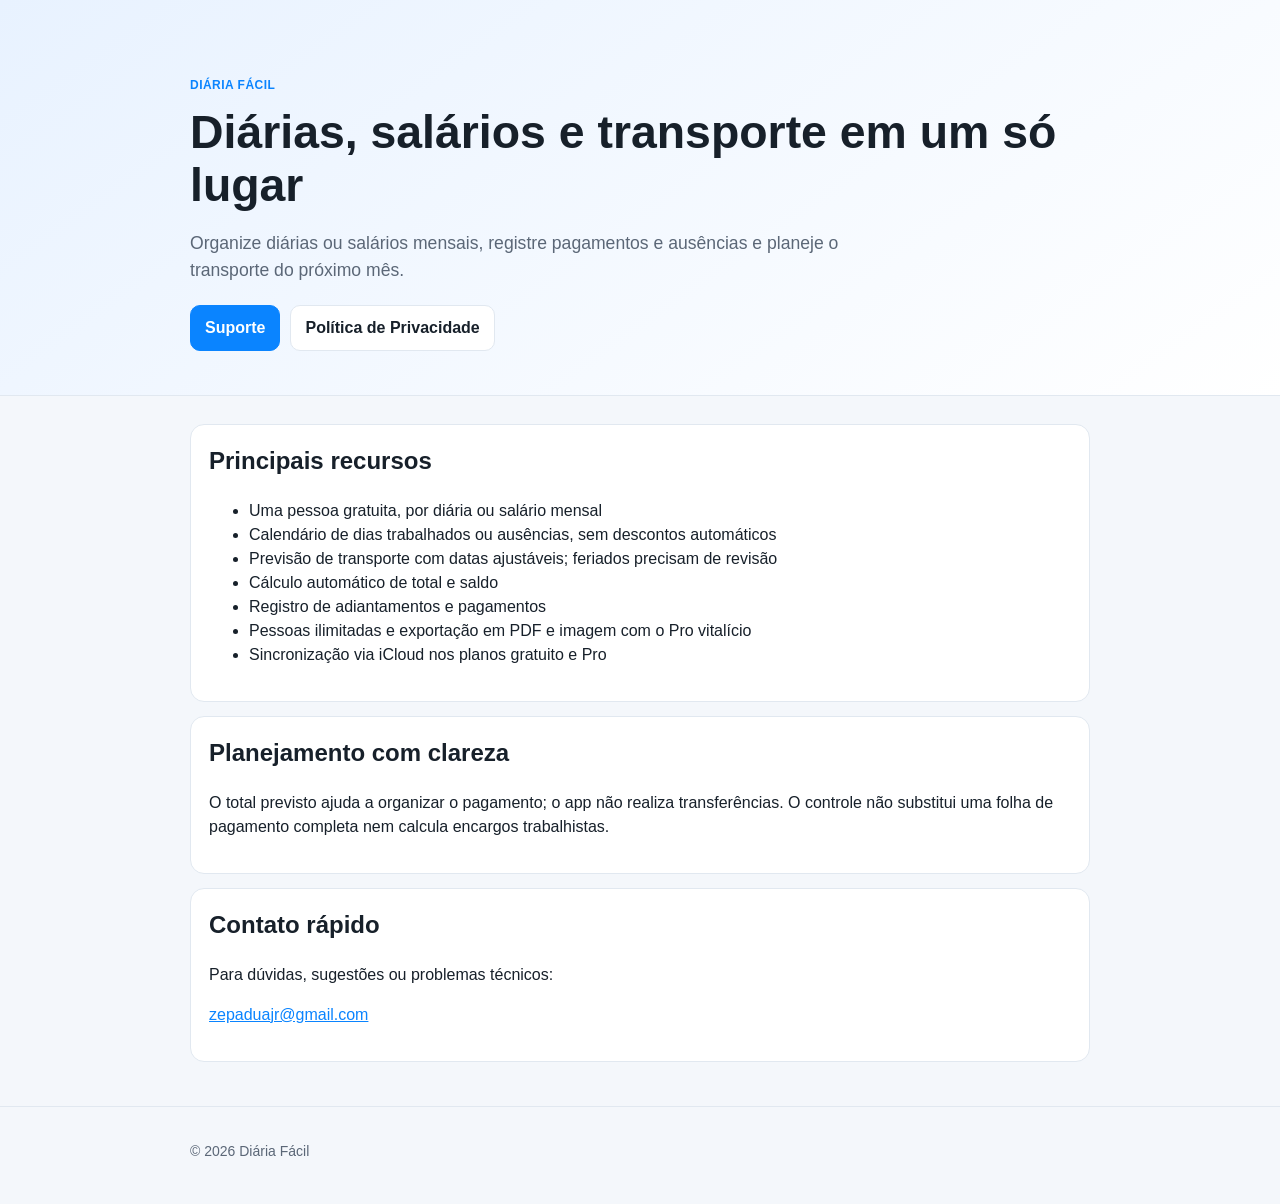
<file: docs/index.html>
<!doctype html>
<html lang="pt-BR">
<head>
  <meta charset="utf-8">
  <meta name="viewport" content="width=device-width, initial-scale=1">
  <title>Diária Fácil</title>
  <meta name="description" content="Organize diárias ou salários mensais, pagamentos, ausências e a previsão de transporte.">
  <link rel="stylesheet" href="./styles.css">
</head>
<body>
  <header class="hero">
    <div class="container">
      <p class="eyebrow">Diária Fácil</p>
      <h1>Diárias, salários e transporte em um só lugar</h1>
      <p class="lead">
        Organize diárias ou salários mensais, registre pagamentos e ausências e planeje o transporte do próximo mês.
      </p>
      <div class="hero-actions">
        <a class="button primary" href="./support.html">Suporte</a>
        <a class="button" href="./privacy.html">Política de Privacidade</a>
      </div>
    </div>
  </header>

  <main class="container main-content">
    <section class="card">
      <h2>Principais recursos</h2>
      <ul>
        <li>Uma pessoa gratuita, por diária ou salário mensal</li>
        <li>Calendário de dias trabalhados ou ausências, sem descontos automáticos</li>
        <li>Previsão de transporte com datas ajustáveis; feriados precisam de revisão</li>
        <li>Cálculo automático de total e saldo</li>
        <li>Registro de adiantamentos e pagamentos</li>
        <li>Pessoas ilimitadas e exportação em PDF e imagem com o Pro vitalício</li>
        <li>Sincronização via iCloud nos planos gratuito e Pro</li>
      </ul>
    </section>

    <section class="card">
      <h2>Planejamento com clareza</h2>
      <p>O total previsto ajuda a organizar o pagamento; o app não realiza transferências.
      O controle não substitui uma folha de pagamento completa nem calcula encargos trabalhistas.</p>
    </section>
    <section class="card">
      <h2>Contato rápido</h2>
      <p>Para dúvidas, sugestões ou problemas técnicos:</p>
      <p><a href="mailto:zepaduajr@gmail.com">zepaduajr@gmail.com</a></p>
    </section>
  </main>

  <footer class="footer">
    <div class="container">
      <p>© 2026 Diária Fácil</p>
    </div>
  </footer>
</body>
</html>
</file>
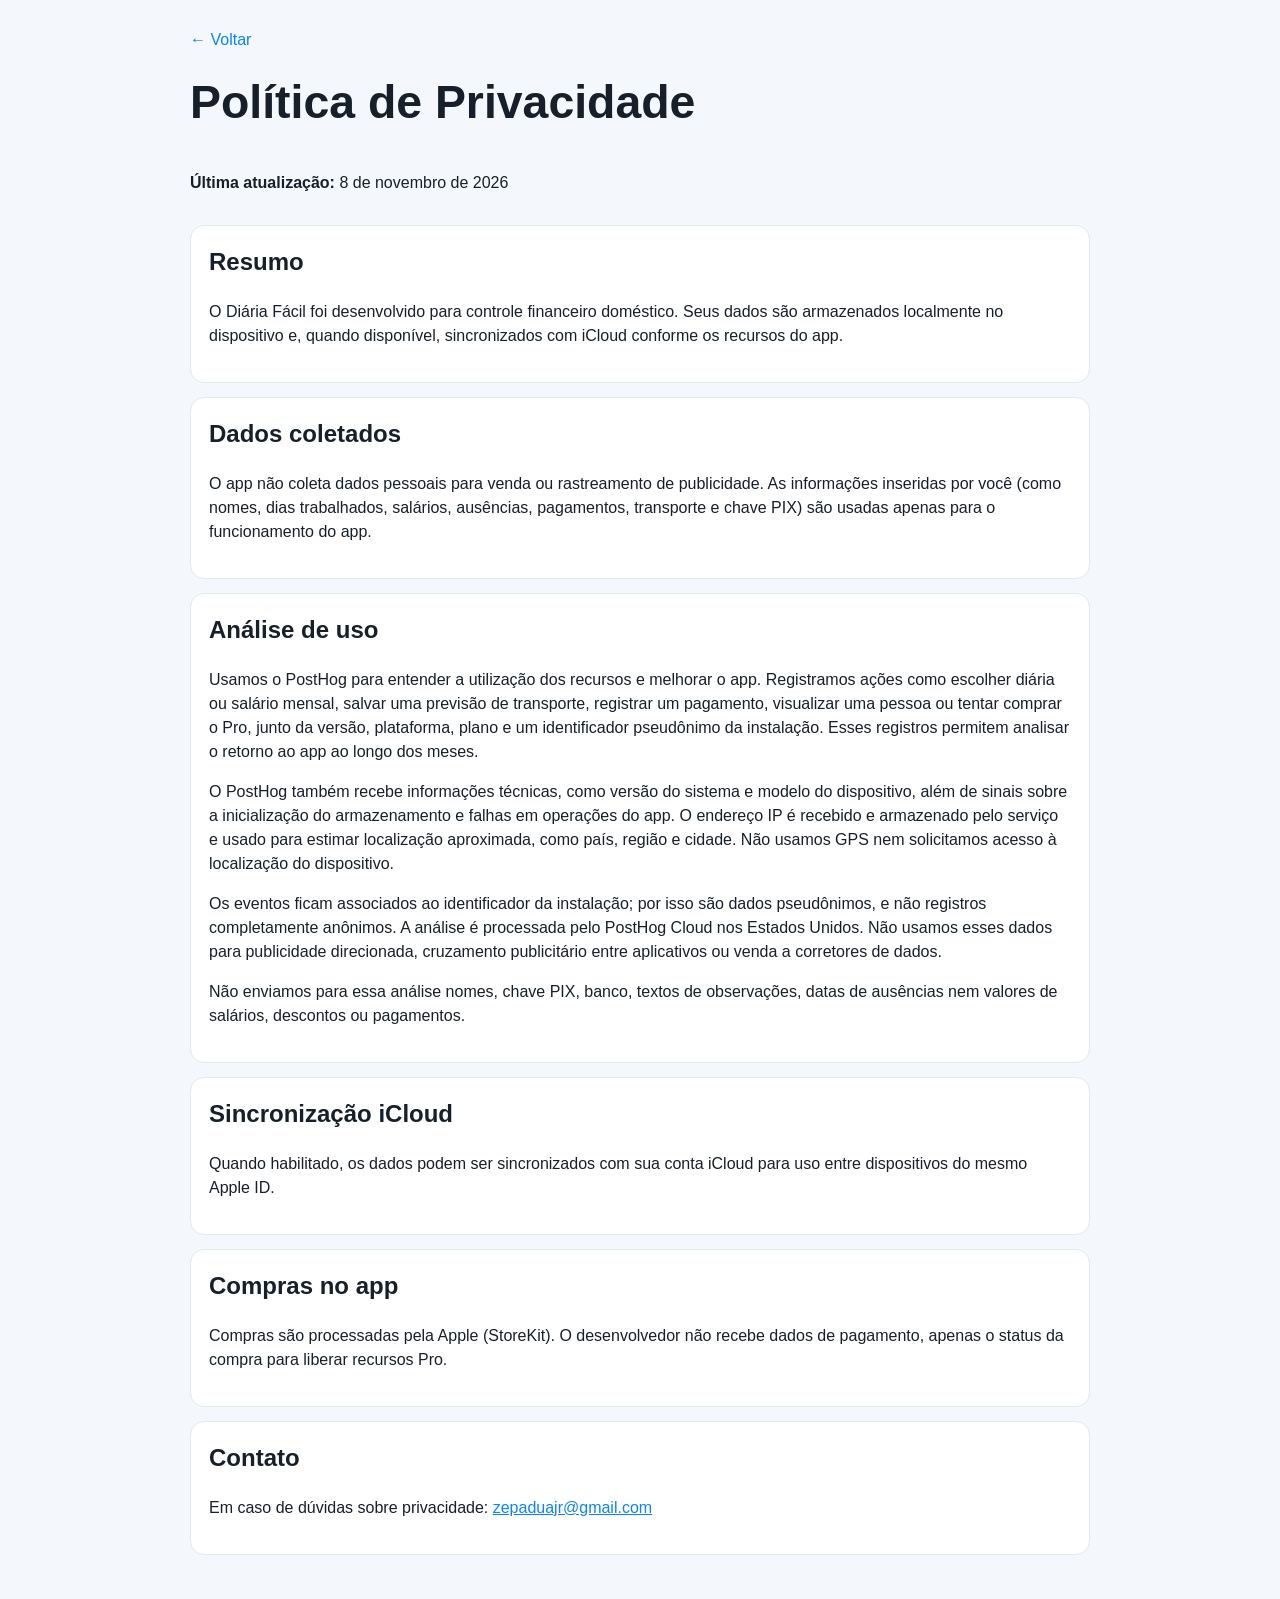
<file: docs/privacy.html>
<!doctype html>
<html lang="pt-BR">
<head>
  <meta charset="utf-8">
  <meta name="viewport" content="width=device-width, initial-scale=1">
  <title>Política de Privacidade | Diária Fácil</title>
  <meta name="description" content="Política de Privacidade do app Diária Fácil.">
  <link rel="stylesheet" href="./styles.css">
</head>
<body>
  <main class="container page">
    <a class="back-link" href="./index.html">← Voltar</a>
    <h1>Política de Privacidade</h1>
    <p><strong>Última atualização:</strong> 8 de novembro de 2026</p>

    <section class="card">
      <h2>Resumo</h2>
      <p>
        O Diária Fácil foi desenvolvido para controle financeiro doméstico. Seus dados são armazenados
        localmente no dispositivo e, quando disponível, sincronizados com iCloud conforme os recursos
        do app.
      </p>
    </section>

    <section class="card">
      <h2>Dados coletados</h2>
      <p>
        O app não coleta dados pessoais para venda ou rastreamento de publicidade.
        As informações inseridas por você (como nomes, dias trabalhados, salários, ausências, pagamentos, transporte e chave PIX)
        são usadas apenas para o funcionamento do app.
      </p>
    </section>

    <section class="card">
      <h2>Análise de uso</h2>
      <p>Usamos o PostHog para entender a utilização dos recursos e melhorar o app. Registramos ações
      como escolher diária ou salário mensal, salvar uma previsão de transporte, registrar um pagamento,
      visualizar uma pessoa ou tentar comprar o Pro, junto da versão, plataforma, plano e um identificador
      pseudônimo da instalação. Esses registros permitem analisar o retorno ao app ao longo dos meses.</p>
      <p>O PostHog também recebe informações técnicas, como versão do sistema e modelo do dispositivo,
      além de sinais sobre a inicialização do armazenamento e falhas em operações do app.
      O endereço IP é recebido e armazenado pelo serviço e usado para estimar localização aproximada,
      como país, região e cidade. Não usamos GPS nem solicitamos acesso à localização do dispositivo.</p>
      <p>Os eventos ficam associados ao identificador da instalação; por isso são dados pseudônimos,
      e não registros completamente anônimos. A análise é processada pelo PostHog Cloud nos Estados Unidos.
      Não usamos esses dados para publicidade direcionada, cruzamento publicitário entre aplicativos
      ou venda a corretores de dados.</p>
      <p>Não enviamos para essa análise nomes, chave PIX, banco, textos de observações,
      datas de ausências nem valores de salários, descontos ou pagamentos.</p>
    </section>

    <section class="card">
      <h2>Sincronização iCloud</h2>
      <p>
        Quando habilitado, os dados podem ser sincronizados com sua conta iCloud para uso entre
        dispositivos do mesmo Apple ID.
      </p>
    </section>

    <section class="card">
      <h2>Compras no app</h2>
      <p>
        Compras são processadas pela Apple (StoreKit). O desenvolvedor não recebe dados de pagamento,
        apenas o status da compra para liberar recursos Pro.
      </p>
    </section>

    <section class="card">
      <h2>Contato</h2>
      <p>Em caso de dúvidas sobre privacidade: <a href="mailto:zepaduajr@gmail.com">zepaduajr@gmail.com</a></p>
    </section>
  </main>
</body>
</html>
</file>
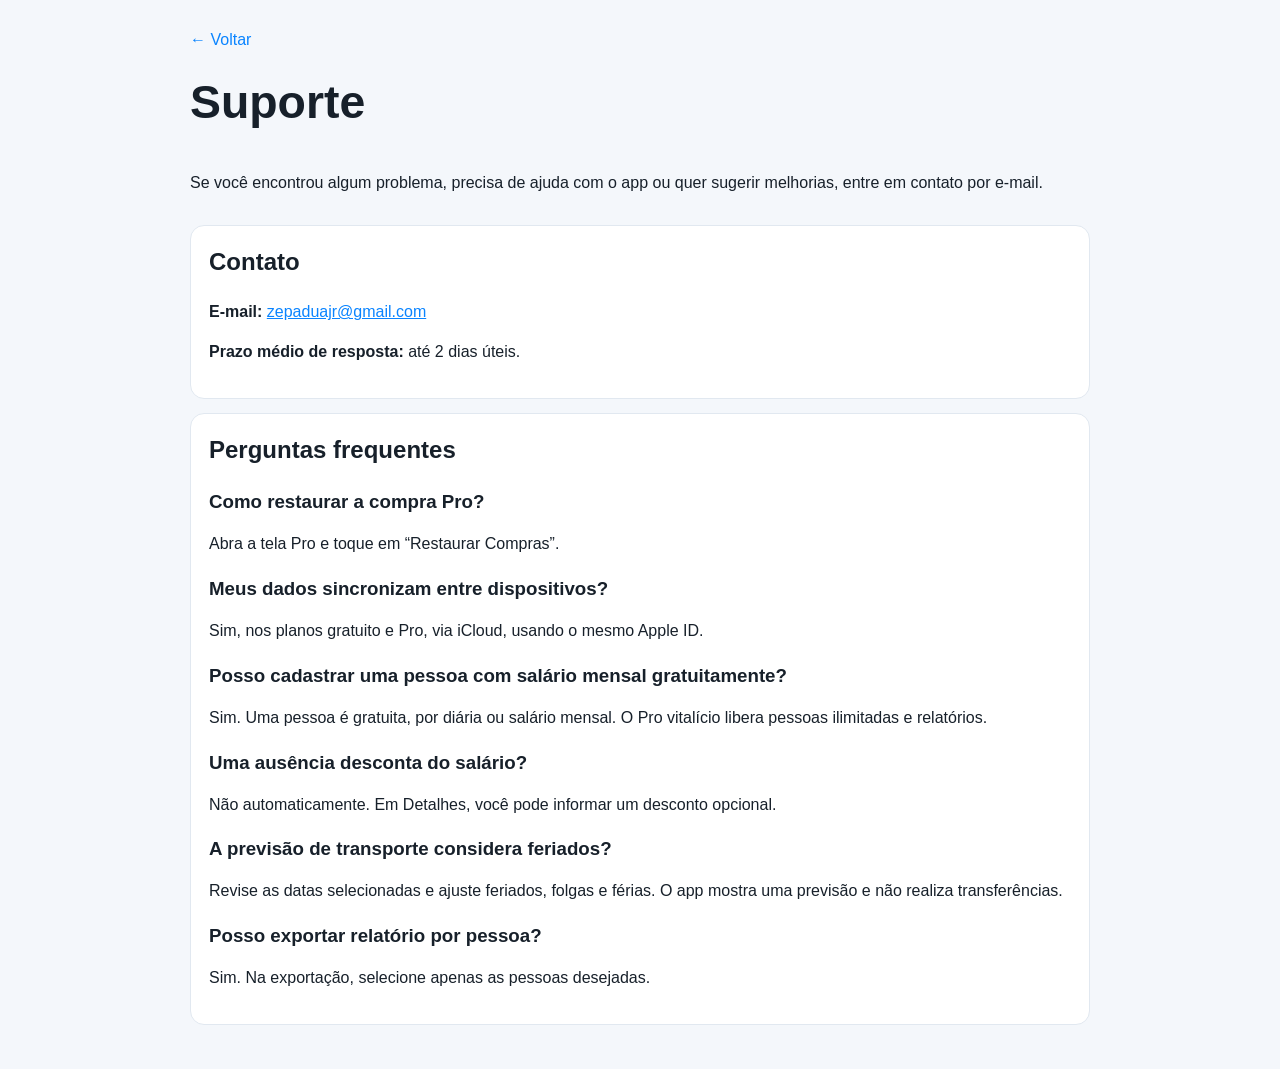
<file: docs/support.html>
<!doctype html>
<html lang="pt-BR">
<head>
  <meta charset="utf-8">
  <meta name="viewport" content="width=device-width, initial-scale=1">
  <title>Suporte | Diária Fácil</title>
  <meta name="description" content="Página de suporte do app Diária Fácil.">
  <link rel="stylesheet" href="./styles.css">
</head>
<body>
  <main class="container page">
    <a class="back-link" href="./index.html">← Voltar</a>
    <h1>Suporte</h1>
    <p>
      Se você encontrou algum problema, precisa de ajuda com o app ou quer sugerir melhorias,
      entre em contato por e-mail.
    </p>

    <section class="card">
      <h2>Contato</h2>
      <p><strong>E-mail:</strong> <a href="mailto:zepaduajr@gmail.com">zepaduajr@gmail.com</a></p>
      <p><strong>Prazo médio de resposta:</strong> até 2 dias úteis.</p>
    </section>

    <section class="card">
      <h2>Perguntas frequentes</h2>
      <h3>Como restaurar a compra Pro?</h3>
      <p>Abra a tela Pro e toque em “Restaurar Compras”.</p>

      <h3>Meus dados sincronizam entre dispositivos?</h3>
      <p>Sim, nos planos gratuito e Pro, via iCloud, usando o mesmo Apple ID.</p>

      <h3>Posso cadastrar uma pessoa com salário mensal gratuitamente?</h3>
      <p>Sim. Uma pessoa é gratuita, por diária ou salário mensal. O Pro vitalício libera pessoas ilimitadas e relatórios.</p>

      <h3>Uma ausência desconta do salário?</h3>
      <p>Não automaticamente. Em Detalhes, você pode informar um desconto opcional.</p>

      <h3>A previsão de transporte considera feriados?</h3>
      <p>Revise as datas selecionadas e ajuste feriados, folgas e férias. O app mostra uma previsão e não realiza transferências.</p>

      <h3>Posso exportar relatório por pessoa?</h3>
      <p>Sim. Na exportação, selecione apenas as pessoas desejadas.</p>
    </section>
  </main>
</body>
</html>
</file>
<file: docs/styles.css>
:root {
  --bg: #f4f7fb;
  --surface: #ffffff;
  --text: #17202a;
  --muted: #5b6777;
  --primary: #0a84ff;
  --border: #e1e8f0;
}

* {
  box-sizing: border-box;
}

body {
  margin: 0;
  font-family: -apple-system, BlinkMacSystemFont, "Segoe UI", Roboto, Helvetica, Arial, sans-serif;
  background: var(--bg);
  color: var(--text);
  line-height: 1.5;
}

.container {
  width: min(900px, 92vw);
  margin: 0 auto;
}

.hero {
  background: linear-gradient(145deg, #e8f2ff, #ffffff);
  border-bottom: 1px solid var(--border);
  padding: 64px 0 44px;
}

.eyebrow {
  color: var(--primary);
  font-weight: 700;
  letter-spacing: 0.04em;
  text-transform: uppercase;
  font-size: 12px;
}

h1 {
  margin: 8px 0 12px;
  font-size: clamp(2rem, 4vw, 2.9rem);
  line-height: 1.15;
}

h2 {
  margin-top: 0;
}

h3 {
  margin-bottom: 6px;
}

.lead {
  font-size: 1.1rem;
  color: var(--muted);
  max-width: 720px;
}

.hero-actions {
  display: flex;
  flex-wrap: wrap;
  gap: 10px;
  margin-top: 22px;
}

.button {
  display: inline-block;
  border: 1px solid var(--border);
  border-radius: 10px;
  padding: 10px 14px;
  text-decoration: none;
  color: var(--text);
  background: var(--surface);
  font-weight: 600;
}

.button.primary {
  background: var(--primary);
  border-color: var(--primary);
  color: #fff;
}

.main-content,
.page {
  padding: 28px 0 44px;
  display: grid;
  gap: 14px;
}

.card {
  background: var(--surface);
  border: 1px solid var(--border);
  border-radius: 14px;
  padding: 18px;
}

a {
  color: var(--primary);
}

.back-link {
  text-decoration: none;
  display: inline-block;
  margin-bottom: 2px;
}

.footer {
  border-top: 1px solid var(--border);
  padding: 20px 0 28px;
  color: var(--muted);
  font-size: 14px;
}
</file>
